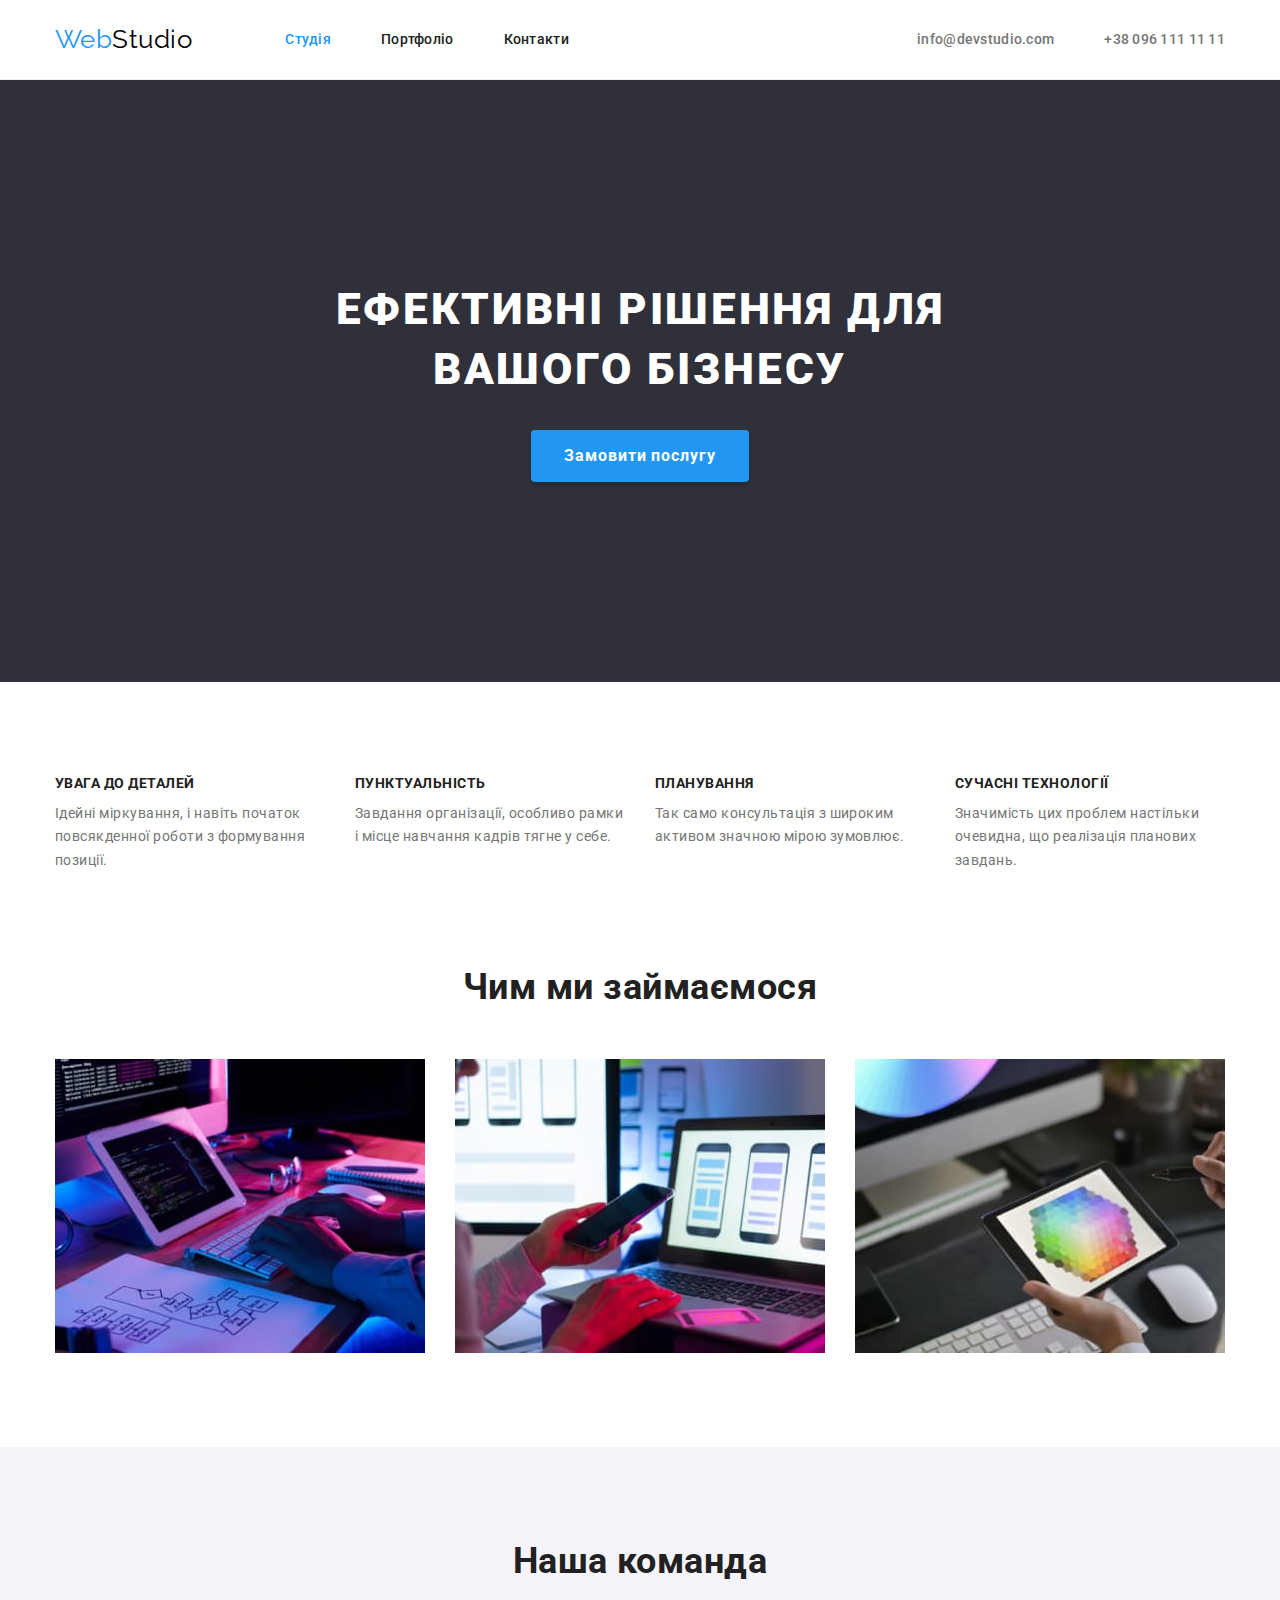
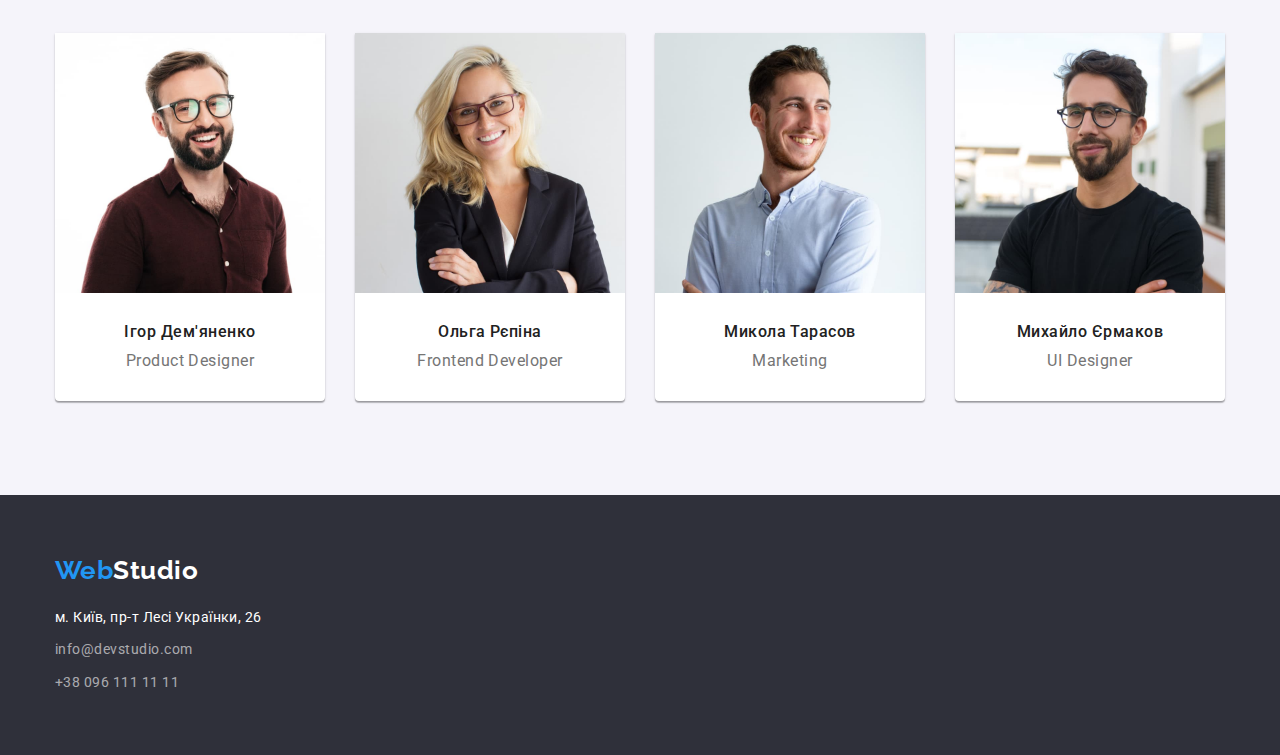
<file: index.html>
<!DOCTYPE html>
<html lang="uk">
  <head>
    <meta charset="UTF-8" />
    <meta http-equiv="X-UA-Compatible" content="IE=edge" />
    <meta name="viewport" content="width=device-width, initial-scale=1.0" />
    <title>Студія</title>
    <!---favicon------->
    <link rel="preconnect" href="https://fonts.googleapis.com" />
    <link rel="preconnect" href="https://fonts.gstatic.com" crossorigin />
    <link
      href="https://fonts.googleapis.com/css2?family=Raleway:wght@700&family=Roboto:wght@400;500;700;900&display=swap"
      rel="stylesheet"
    />
    <link
      rel="stylesheet"
      href="https://cdnjs.cloudflare.com/ajax/libs/modern-normalize/1.1.0/modern-normalize.min.css"
    />
    <link rel="stylesheet" href="./css/styles.css" />
  </head>
  <body>
    <!--Section header-->
    <header class="page-header">
      <div class="container">
        <div class="main-site">
          <nav class="main-nav">
            <a href="./index.html" class="logo link"><span class="logo-web">Web</span>Studio</a>
            <ul class="site-nav list">
              <li class="item">
                <a href="./index.html" class="link current">Студія</a>
              </li>
              <li class="item">
                <a href="./portfolio.html" class="link">Портфоліо</a>
              </li>
              <li class="item">
                <a href="" class="link">Контакти</a>
              </li>
            </ul>
          </nav>
          <ul class="auth-nav list">
            <li class="item">
              <a
                href="mailto:info@devstudio.com"
                target="_blank"
                rel="noopener noreferrer nofollow"
                class="link"
                >info@devstudio.com</a
              >
            </li>
            <li class="item">
              <a
                href="tel:+380961111111"
                target="_blank"
                rel="noopener noreferrer nofollow"
                class="link"
                >+38 096 111 11 11</a
              >
            </li>
          </ul>
        </div>
      </div>
    </header>
    <!--Section hero-->
    <main>
      <section class="hero section">
        <div class="container">
          <h1 class="hero-title">Ефективні рішення для вашого бізнесу</h1>
          <button type="button" class="hero-button">Замовити послугу</button>
        </div>
      </section>
      <!--Section переваги-->
      <section class="adjectives section">
        <div class="container">
          <h2 class="visually-hidden">Переваги</h2>
          <ul class="adjectives-type list">
            <li class="item">
              <h3 class="adjectives-title">УВАГА ДО ДЕТАЛЕЙ</h3>
              <p class="adjectives-text">
                Ідейні міркування, і навіть початок повсякденної роботи з формування позиції.
              </p>
            </li>
            <li class="item">
              <h3 class="adjectives-title">ПУНКТУАЛЬНІСТЬ</h3>
              <p class="adjectives-text">
                Завдання організації, особливо рамки і місце навчання кадрів тягне у себе.
              </p>
            </li>
            <li class="item">
              <h3 class="adjectives-title">ПЛАНУВАННЯ</h3>
              <p class="adjectives-text">
                Так само консультація з широким активом значною мірою зумовлює.
              </p>
            </li>
            <li class="item">
              <h3 class="adjectives-title">СУЧАСНІ ТЕХНОЛОГІЇ</h3>
              <p class="adjectives-text">
                Значимість цих проблем настільки очевидна, що реалізація планових завдань.
              </p>
            </li>
          </ul>
        </div>
      </section>
      <!--Section чим ми займаємося-->
      <section class="works section">
        <div class="container">
          <h2 class="works-title">Чим ми займаємося</h2>
          <ul class="works-type list">
            <li class="item">
              <img
                class="photo"
                src="./images/photo-01.jpg"
                alt="людина печатає на клавіатурі"
                width="370"
              />
            </li>
            <li class="item">
              <img
                class="photo"
                src="./images/photo-02.jpg"
                alt="людина тримає в руках телефон"
                width="370"
              />
            </li>
            <li class="item">
              <img
                class="photo"
                src="./images/photo-03.jpg"
                alt="людина обираю колір на девайсі"
                width="370"
              />
            </li>
          </ul>
        </div>
      </section>
      <!--Section наша команда-->
      <section class="team section">
        <div class="container">
          <h2 class="team-title">Наша команда</h2>
          <ul class="team-type list">
            <li class="item">
              <img
                class="photo"
                src="./images/photo-04.jpg"
                alt="хлопець посміхається"
                width="270"
              />
              <h3 class="team-title-name">Ігор Дем'яненко</h3>
              <p class="team-text">Product Designer</p>
            </li>
            <li class="item">
              <img
                class="photo"
                src="./images/photo-05.jpg"
                alt="дівчина посміхається"
                width="270"
              />
              <h3 class="team-title-name">Ольга Рєпіна</h3>
              <p class="team-text">Frontend Developer</p>
            </li>
            <li class="item">
              <img
                class="photo"
                src="./images/photo-06.jpg"
                alt="хлопець посміхається"
                width="270"
              />
              <h3 class="team-title-name">Микола Тарасов</h3>
              <p class="team-text">Marketing</p>
            </li>
            <li class="item">
              <img
                class="photo"
                src="./images/photo-07.jpg"
                alt="хлопець посміхається"
                width="270"
              />
              <h3 class="team-title-name">Михайло Єрмаков</h3>
              <p class="team-text">UI Designer</p>
            </li>
          </ul>
        </div>
      </section>
    </main>
    <footer class="footer">
      <div class="container">
        <a href="./index.html" class="footer-logo link"
          ><span class="footer-logo-web">Web</span>Studio</a
        >
        <address class="address">
          <ul class="address-list list">
            <li class="adress-list-item">
              <a
                class="address-text link"
                href="https://goo.gl/maps/JUPpin5RbH5UVB4i6"
                target="_blank"
                rel="noopener noreferrer"
              >
                м. Київ, пр-т Лесі Українки, 26</a
              >
            </li>
            <li class="adress-list-item">
              <a
                class="address-mail link"
                href="mailto:info@devstudio.com"
                target="_blank"
                rel="noopener noreferrer nofollow"
                >info@devstudio.com</a
              >
            </li>
            <li class="adress-list-item">
              <a
                class="address-tel link"
                href="tel:+380961111111"
                target="_blank"
                rel="noopener noreferrer nofollow"
                >+38 096 111 11 11</a
              >
            </li>
          </ul>
        </address>
      </div>
    </footer>
  </body>
</html>
</file>
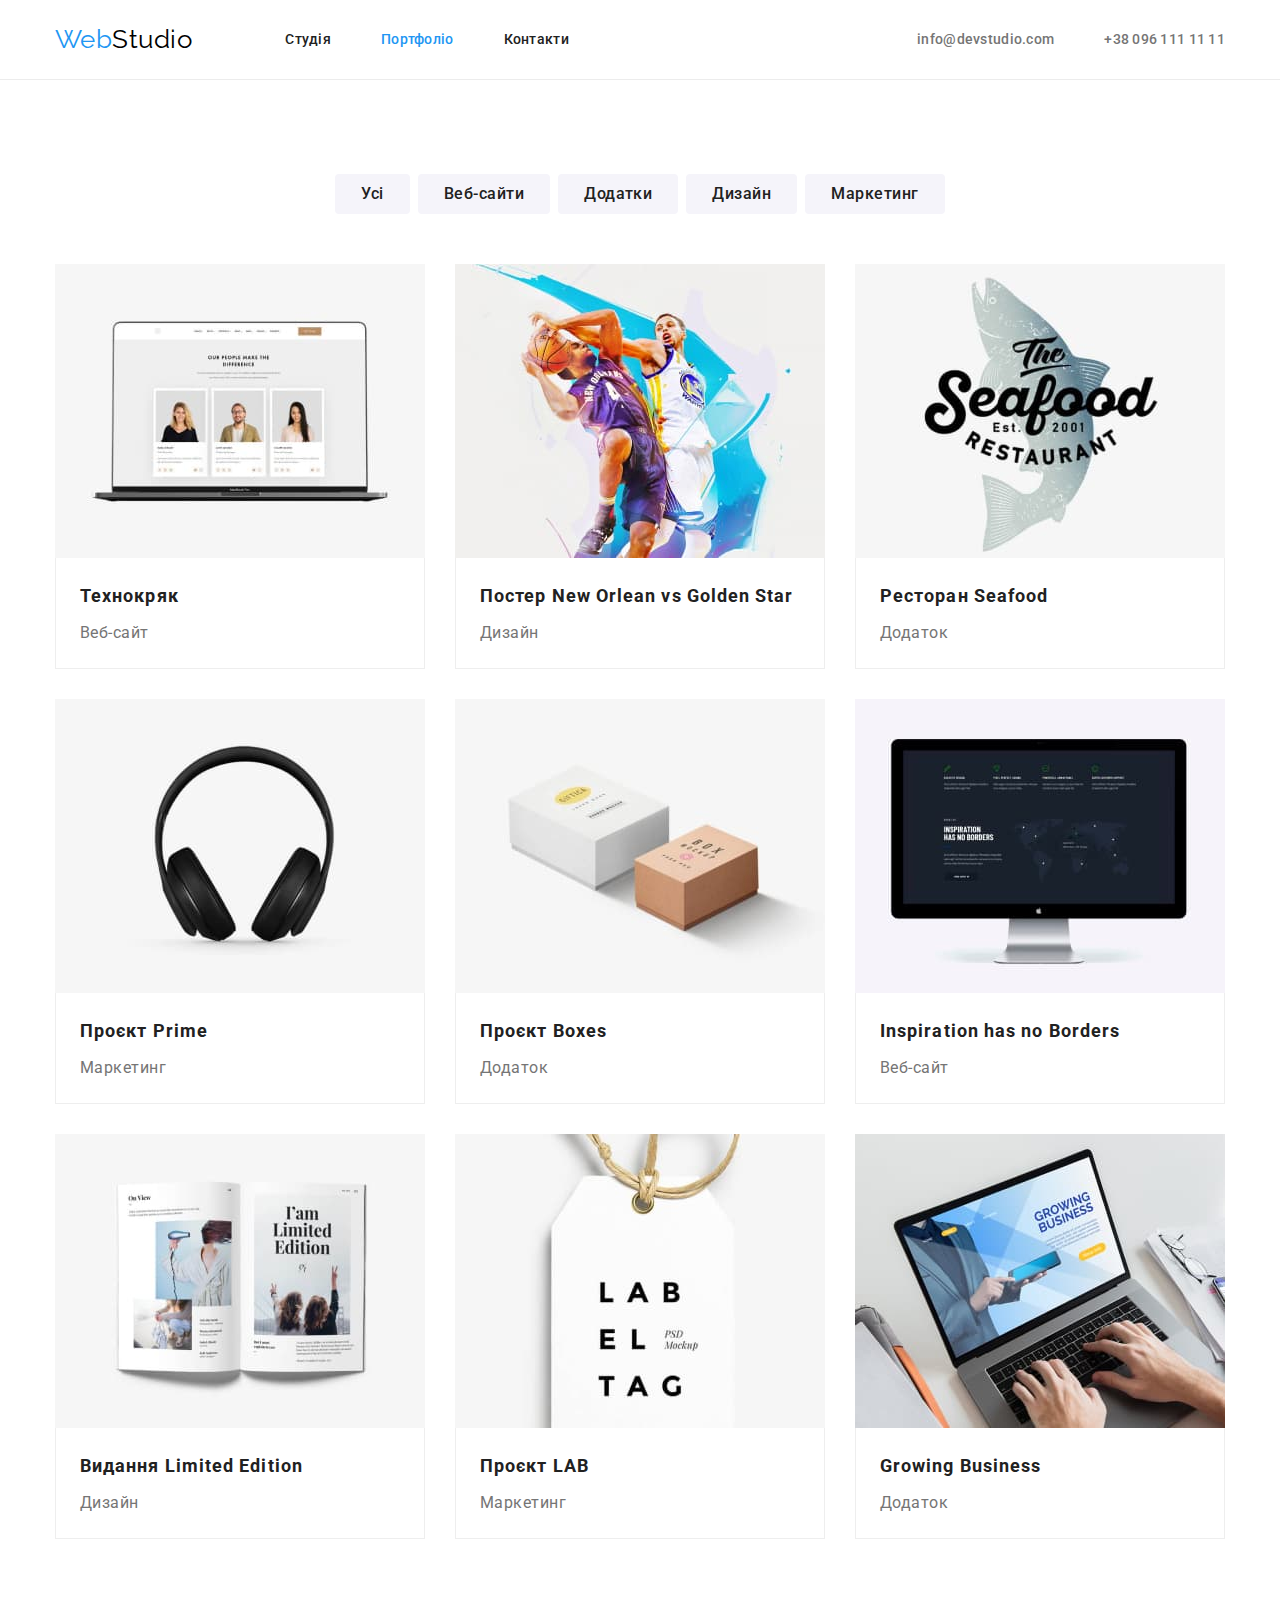
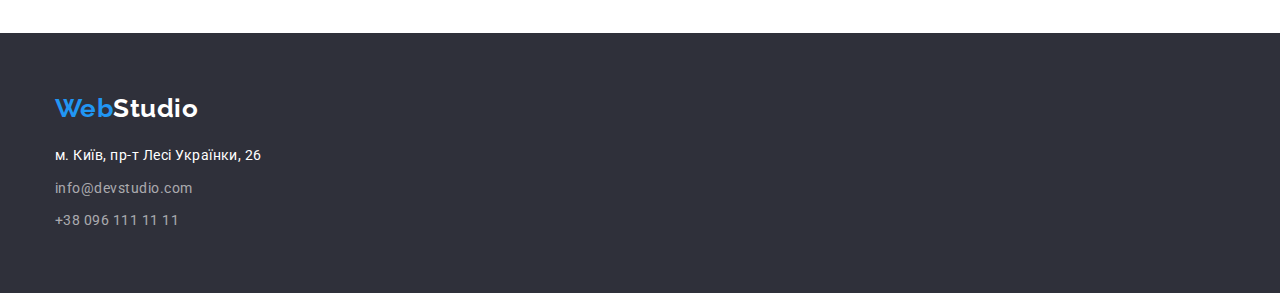
<file: portfolio.html>
<!DOCTYPE html>
<html lang="uk">
  <head>
    <meta charset="UTF-8" />
    <meta http-equiv="X-UA-Compatible" content="IE=edge" />
    <meta name="viewport" content="width=device-width, initial-scale=1.0" />
    <title>Портфоліо</title>
    <link rel="preconnect" href="https://fonts.googleapis.com" />
    <link rel="preconnect" href="https://fonts.gstatic.com" crossorigin />
    <link
      href="https://fonts.googleapis.com/css2?family=Raleway:wght@700&family=Roboto:wght@400;500;700;900&display=swap"
      rel="stylesheet"
    />
    <link
      rel="stylesheet"
      href="https://cdnjs.cloudflare.com/ajax/libs/modern-normalize/1.1.0/modern-normalize.min.css"
    />
    <link rel="stylesheet" href="./css/styles.css" />
  </head>
  <body>
    <!--Section header-->
    <header class="page-header">
      <div class="container">
        <div class="main-site">
          <nav class="main-nav">
            <a href="./index.html" class="logo link"><span class="logo-web">Web</span>Studio</a>
            <ul class="site-nav list">
              <li class="item">
                <a href="./index.html" class="link">Студія</a>
              </li>
              <li class="item">
                <a href="./portfolio.html" class="link current">Портфоліо</a>
              </li>
              <li class="item">
                <a href="#" class="link">Контакти</a>
              </li>
            </ul>
          </nav>
          <ul class="auth-nav list">
            <li class="item">
              <a
                href="mailto:info@devstudio.com"
                target="_blank"
                rel="noopener noreferrer nofollow"
                class="link"
                >info@devstudio.com</a
              >
            </li>
            <li class="item">
              <a
                href="tel:+380961111111"
                target="_blank"
                rel="noopener noreferrer nofollow"
                class="link"
                >+38 096 111 11 11</a
              >
            </li>
          </ul>
        </div>
      </div>
    </header>
    <!--Section main-->
    <main>
      <!--Section proposition-->
      <section class="proposition section">
        <div class="container">
          <h1 class="visually-hidden">Види послуг</h1>
          <ul class="button-list list">
            <li class="item">
              <button type="button" class="btn">Усі</button>
            </li>
            <li class="item">
              <button type="button" class="btn">Веб-сайти</button>
            </li>
            <li class="item">
              <button type="button" class="btn">Додатки</button>
            </li>
            <li class="item">
              <button type="button" class="btn">Дизайн</button>
            </li>
            <li class="item">
              <button type="button" class="btn">Маркетинг</button>
            </li>
          </ul>
          <ul class="proposition-list list">
            <li class="item">
              <a href="#" class="proposition-item link">
                <img src="./images/web-page.jpg" alt="приклад сторінки сайту" width="370" />
                <div class="border-cards">
                  <div class="proposition-item link">
                    <h2 class="proposition-title">Технокряк</h2>
                  </div>
                  <div class="proposition-item link">
                    <p class="proposition-text">Веб-сайт</p>
                  </div>
                </div>
              </a>
            </li>
            <li class="item">
              <a href="#" class="proposition-item link">
                <img src="./images/poster-ph.jpg" alt="постер дизайну" width="370" />
                <div class="border-cards">
                  <div><h2 class="proposition-title">Постер New Orlean vs Golden Star</h2></div>
                  <div><p class="proposition-text">Дизайн</p></div>
                </div>
              </a>
            </li>
            <li class="item">
              <a href="#" class="proposition-item link">
                <img src="./images/emblem-ph.jpg" alt="емблема додатку" width="370" />
                <div class="border-cards">
                  <div><h2 class="proposition-title">Ресторан Seafood</h2></div>
                  <div><p class="proposition-text">Додаток</p></div>
                </div>
              </a>
            </li>
            <li class="item">
              <a href="#" class="proposition-item link">
                <img src="./images/headphones-ph.jpg" alt="навушники" width="370" />
                <div class="border-cards">
                  <div><h2 class="proposition-title">Проєкт Prime</h2></div>
                  <div><p class="proposition-text">Маркетинг</p></div>
                </div>
              </a>
            </li>
            <li class="item">
              <a href="#" class="proposition-item link">
                <img src="./images/boxes-ph.jpg" alt="дві коробки" width="370" />
                <div class="border-cards">
                  <div><h2 class="proposition-title">Проєкт Boxes</h2></div>
                  <div><p class="proposition-text">Додаток</p></div>
                </div>
              </a>
            </li>
            <li class="item">
              <a href="#" class="proposition-item link">
                <img src="./images/screen-ph.jpg" alt="скрін сторінки" width="370" />
                <div class="border-cards">
                  <div><h2 class="proposition-title">Inspiration has no Borders</h2></div>
                  <div><p class="proposition-text">Веб-сайт</p></div>
                </div>
              </a>
            </li>
            <li class="item">
              <a href="#" class="proposition-item link">
                <img src="./images/magazine-ph.jpg" alt="журнал" width="370" />
                <div class="border-cards">
                  <div><h2 class="proposition-title">Видання Limited Edition</h2></div>
                  <div><p class="proposition-text">Дизайн</p></div>
                </div>
              </a>
            </li>
            <li class="item">
              <a href="#" class="proposition-item link">
                <img src="./images/label-ph.jpg" alt="лейбл товару" width="370" />
                <div class="border-cards">
                  <div><h2 class="proposition-title">Проєкт LAB</h2></div>
                  <div><p class="proposition-text">Маркетинг</p></div>
                </div>
              </a>
            </li>
            <li class="item">
              <a href="#" class="proposition-item link">
                <img src="./images/laptop-ph.jpg" alt="людина печатає на ноутбуку" width="370" />
              </a>
              <div class="border-cards">
                <div><h2 class="proposition-title">Growing Business</h2></div>
                <div><p class="proposition-text">Додаток</p></div>
              </div>
            </li>
          </ul>
        </div>
      </section>
    </main>
    <footer class="footer">
      <div class="container">
        <a href="./index.html" class="footer-logo link"
          ><span class="footer-logo-web">Web</span>Studio</a
        >
        <address class="address">
          <ul class="address-list list">
            <li class="adress-list-item">
              <a
                class="address-text link"
                href="https://goo.gl/maps/JUPpin5RbH5UVB4i6"
                target="_blank"
                rel="noopener noreferrer"
              >
                м. Київ, пр-т Лесі Українки, 26</a
              >
            </li>
            <li class="adress-list-item">
              <a
                class="address-mail link"
                href="mailto:info@devstudio.com"
                target="_blank"
                rel="noopener noreferrer nofollow"
                >info@devstudio.com</a
              >
            </li>
            <li class="adress-list-item">
              <a
                class="address-tel link"
                href="tel:+380961111111"
                target="_blank"
                rel="noopener noreferrer nofollow"
                >+38 096 111 11 11</a
              >
            </li>
          </ul>
        </address>
      </div>
    </footer>
  </body>
</html>
</file>
<file: css/styles.css>
/*html {
  box-sizing: border-box;
}

*,
*::before,
*::after {
  box-sizing: inherit;
}*/
:root {
  --primary-text-color: #757575;
  --secondary-text-color: #212121;
  --accent-text-color: #2196f3;
  --white-text-color: #ffffff;
  --black-text-color: #000000;
  --primary-background-color: #ffffff;
  --secondary-background-color: #f5f4fa;
  --accent-background-color: #2196f3;
  --footer-background-color: #2f303a;
  --logo-font-family: 'Raleway', 'cursive';
}
body {
  background-color: var(--primary-background-color);
  color: var(--primary-text-color);
  font-family: 'Roboto', sans-serif;
  font-style: normal;
  font-weight: 400;
  letter-spacing: 0.03em;
}
.container {
  width: 1200px;
  margin: 0 auto;
  padding-left: 15px;
  padding-right: 15px;
  /* outline: 1px dotted red; */
}
.section {
  padding-top: 94px;
  padding-bottom: 94px;
  margin-top: 0px;
  margin-bottom: 0px;
  /*outline: 1px dashed red;*/
}
h1,
h2,
h3,
h4,
h5,
h6,
ul,
p {
  padding: 0 0;
  margin: 0 0;
}
/* ----- section header -------*/
.list {
  list-style: none;
}
.link {
  display: block;
  text-decoration: none;
}
.link:hover,
.link:focus {
  color: var(--accent-text-color);
}
.page-header {
  height: 80px;
  border-bottom: 1px solid #ececec;
}
.logo {
  margin-right: 93px;
  padding-top: 24px;
  padding-bottom: 25px;
  color: var(--black-text-color);
  font-family: var(--logo-font-family);
  font-size: 26px;
  line-height: 1.2;
}
.logo-web {
  color: var(--accent-text-color);
}

.main-site {
  display: flex;
  align-items: center;
}
.main-nav {
  display: flex;
  align-items: center;
}
.site-nav {
  display: flex;
}
.site-nav .item {
  margin-right: 50px;
}
.site-nav .item:last-child {
  margin-right: 0px;
}
.site-nav .link {
  display: block;
  padding: 32px 0px;

  color: var(--secondary-text-color);
  font-weight: 500;
  font-size: 14px;
  line-height: 1.14;
  letter-spacing: 0.02em;
}
.site-nav .link:hover,
.site-nav .link:focus {
  color: var(--accent-text-color);
}
.site-nav .link.current {
  color: var(--accent-text-color);
}
.auth-nav {
  display: flex;
  align-items: center;
  margin-left: auto;
}
.auth-nav .item + .item {
  margin-left: 50px;
}
.auth-nav .link {
  display: block;
  padding: 32px 0px;

  color: var(--primary-text-color);
  font-weight: 500;
  font-size: 14px;
  line-height: 1.14;
  letter-spacing: 0.02em;
}
.auth-nav .link:hover,
.auth-nav .link:focus {
  color: var(--accent-text-color);
}
/*-------- section hero ----------*/
.hero {
  text-align: center;
  background-color: #2f303a;
  padding-top: 200px;
  padding-bottom: 200px;
}

.hero-title {
  width: 696px;
  margin: auto;

  color: var(--white-text-color);
  font-weight: 900;
  font-size: 44px;
  line-height: 1.36;
  letter-spacing: 0.06em;
  text-transform: uppercase;
}
.hero-button {
  display: inline-block;
  margin-top: 30px;
  min-width: 216px;
  padding: 10px 32px;

  color: var(--white-text-color);
  font-family: inherit;
  font-weight: 700;
  font-size: 16px;
  line-height: 1.87;
  letter-spacing: 0.06em;
  text-align: center;
  background: var(--accent-background-color);
  box-shadow: 0px 4px 4px rgba(0, 0, 0, 0.15);
  border: 1px solid transparent;
  border-radius: 4px;
}

.hero-button:hover,
.hero-button:focus,
.hero-button:active {
  cursor: pointer;
  background: #188ce8;
}

/* -----section adjectives-----*/
.visually-hidden {
  position: absolute;
  white-space: nowrap;
  width: 1px;
  height: 1px;
  overflow: hidden;
  border: 0;
  padding: 0;
  clip: rect(0 0 0 0);
  clip-path: inset(50%);
  margin: -1px;
}
.adjectives {
  padding-bottom: 0;
}
.adjectives-type {
  display: flex;
}
.adjectives-type .item {
  display: flex;
  flex-direction: column;
  flex-wrap: wrap;
  width: 270px;
}
.adjectives-type .item + .item {
  margin-left: 30px;
}

.adjectives-title {
  padding-bottom: 10px;
  color: var(--secondary-text-color);
  font-weight: 700;
  font-size: 14px;
  line-height: 1.14;
  text-transform: uppercase;
}
.adjectives-text {
  font-size: 14px;
  line-height: 1.71;
}
/* -------------sectiong works---------*/
.photo {
  display: block;
  margin-bottom: 0;
  padding-bottom: 0;
}
img {
  display: block;
}
.works-title,
.team-title {
  font-weight: 700;
  font-size: 36px;
  line-height: 1.16;
  text-align: center;
  color: var(--secondary-text-color);
}
.works-type {
  display: flex;
  margin-top: 50px;
}
.works-type .item {
  display: flex;
}
.works-type .item + .item {
  margin-left: 30px;
}

/* -------------sectiong team---------*/
.team {
  background-color: var(--secondary-background-color);
}
.team-type {
  display: flex;
}
.team-type .item {
  display: flex;
  margin-top: 50px;
  flex-direction: column;
  align-items: center;

  background: #ffffff;
  box-shadow: 0px 1px 3px rgba(0, 0, 0, 0.12), 0px 1px 1px rgba(0, 0, 0, 0.14),
    0px 2px 1px rgba(0, 0, 0, 0.2);
  border-radius: 0px 0px 4px 4px;
}
.team-type .item + .item {
  margin-left: 30px;
}
.team-title-name {
  margin-top: 30px;
  color: var(--secondary-text-color);
  font-weight: 500;
  font-size: 16px;
  line-height: 1.18;
}
.team-text {
  margin-top: 10px;
  margin-bottom: 30px;
  font-size: 16px;
  line-height: 1.18;
}
/* -------footer-------*/
.footer {
  padding-top: 60px;
  padding-bottom: 60px;
  background-color: var(--footer-background-color);
}
.footer-logo {
  margin-bottom: 20px;

  font-family: var(--logo-font-family);
  font-weight: 700;
  font-size: 26px;
  line-height: 1.19;
  color: var(--white-text-color);
}
.footer-logo-web {
  color: var(--accent-text-color);
}
.address {
  font-style: normal;
  font-size: 14px;
  line-height: 1.71;
}
.address-text {
  color: var(--white-text-color);
  display: block;
}
.adress-list-item {
  margin-bottom: 9px;
}
.adress-list-item:last-child {
  margin: 0px;
}
.address-mail,
.address-tel {
  color: rgba(255, 255, 255, 0.6);
}
/* .address-mail {
  padding-bottom: 9px;
} */

/* ---------portfolio page---------*/
.btn {
  display: block;
  padding: 6px 25px;
  font-family: inherit;
  font-style: inherit;
  font-weight: 500;
  font-size: 16px;
  line-height: 1.62;
  text-align: center;
  letter-spacing: inherit;
  cursor: pointer;
  color: var(--secondary-text-color);
  background: var(--secondary-background-color);
  border-radius: 4px;
  border: 1px solid transparent;
}
.btn:hover,
.btn:focus,
.btn:active {
  display: block;
  font-family: inherit;
  font-style: inherit;
  font-weight: 500;
  font-size: 16px;
  line-height: 1.62;
  text-align: center;
  letter-spacing: inherit;
  cursor: pointer;
  color: var(--white-text-color);
  background: var(--accent-background-color);
  box-shadow: 0px 3px 1px rgba(0, 0, 0, 0.1), 0px 1px 2px rgba(0, 0, 0, 0.08),
    0px 2px 2px rgba(0, 0, 0, 0.12);
  border-radius: 4px;
  border: 1px solid transparent;
}
.button-list .item {
  display: flex;
  flex-direction: column;
}
.button-list .item + .item {
  margin-left: 8px;
  padding-bottom: 16px;
}
.button-list {
  display: flex;
  justify-content: center;
  margin-bottom: 34px;
}
.proposition-title {
  margin-left: 24px;
  margin-right: 24px;
  font-weight: 700;
  font-size: 18px;
  line-height: 2;
  letter-spacing: 0.06em;
  color: var(--secondary-text-color);
}
.proposition-text {
  margin-top: 4px;
  margin-left: 24px;
  margin-right: 24px;
  font-size: 16px;
  line-height: 1.87;
  color: var(--primary-text-color);
}
.proposition-list {
  display: flex;
  flex-wrap: wrap;
  gap: 30px;
}
.proposition-list .item {
  display: flex;
  width: calc((100-60px / 3));
  flex-direction: column;
  align-items: flex-start;
}
.proposition-list .item:nth-last-child(-n + 3) {
  margin-bottom: 0;
}

.border-cards {
  width: 370px;
  padding: 20px 0 20px 0;
  border: 1px solid #eee;
  border-top: 0;
}
</file>
